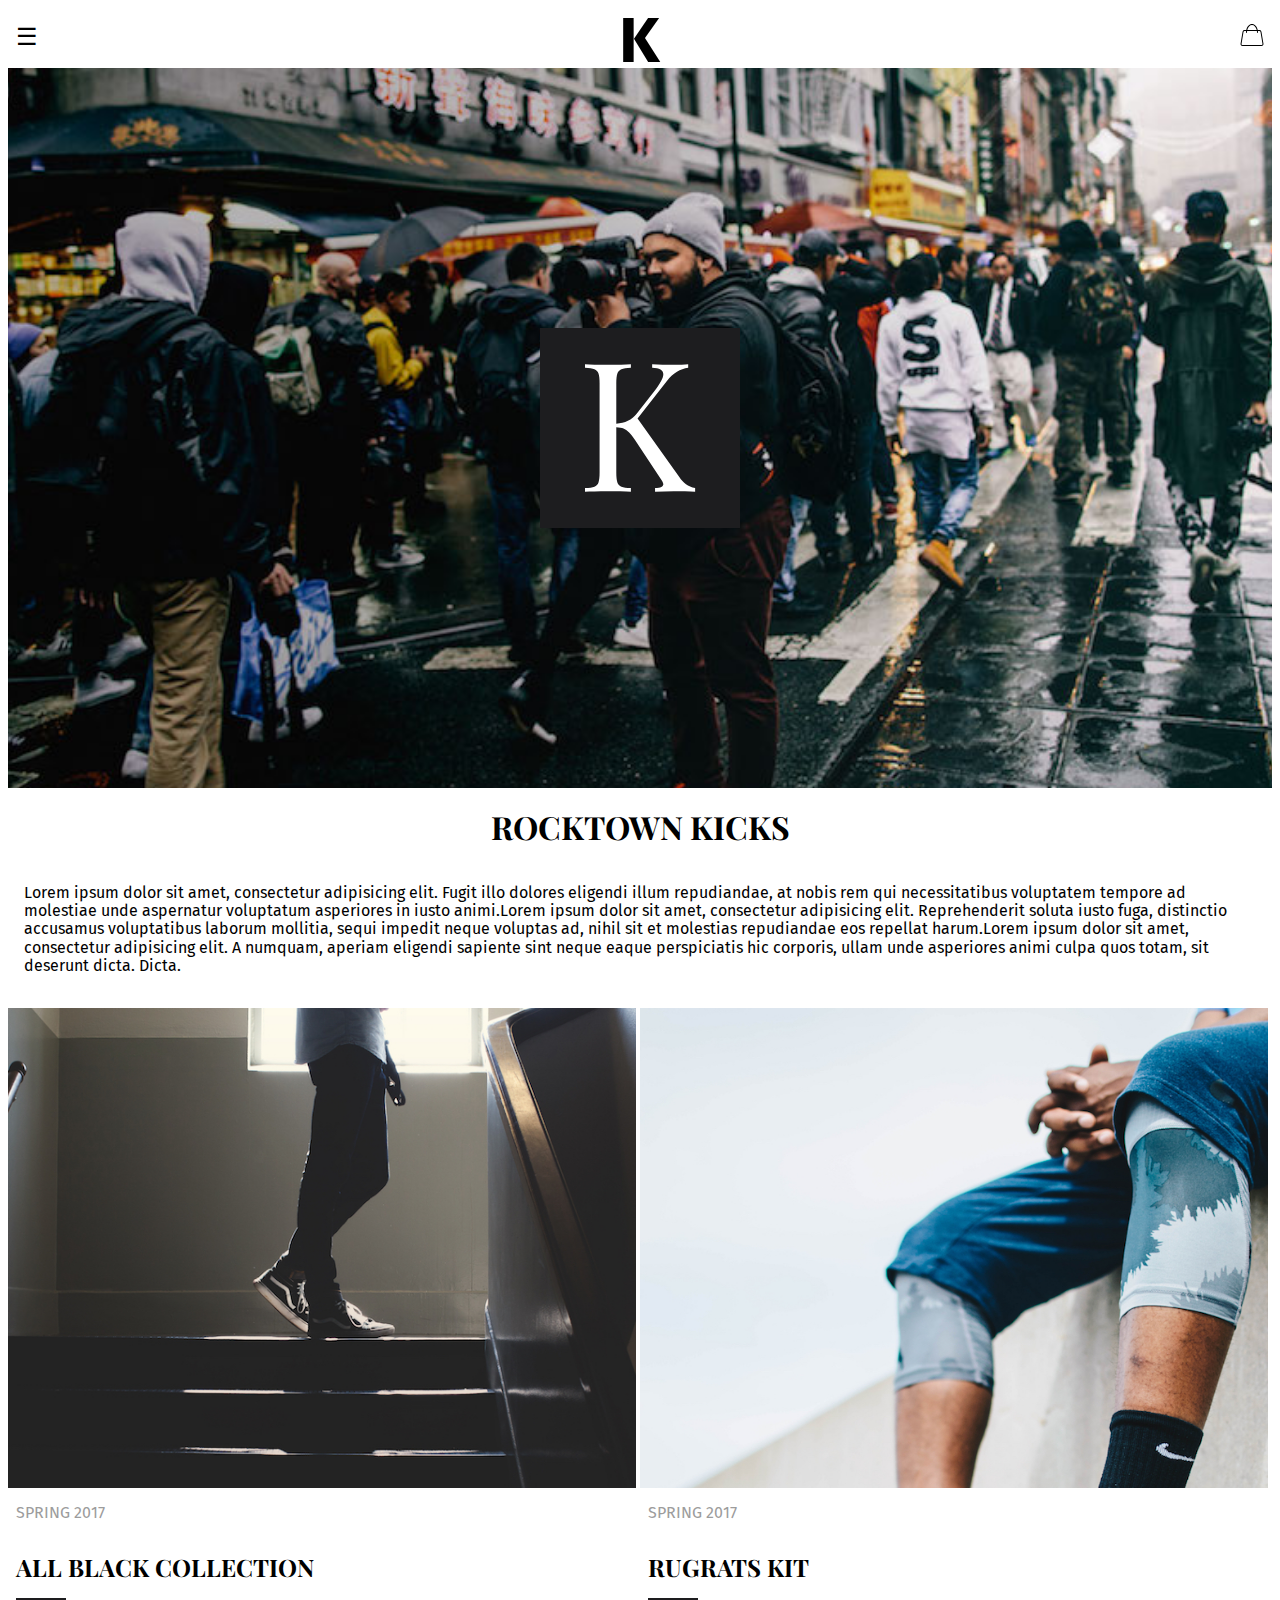
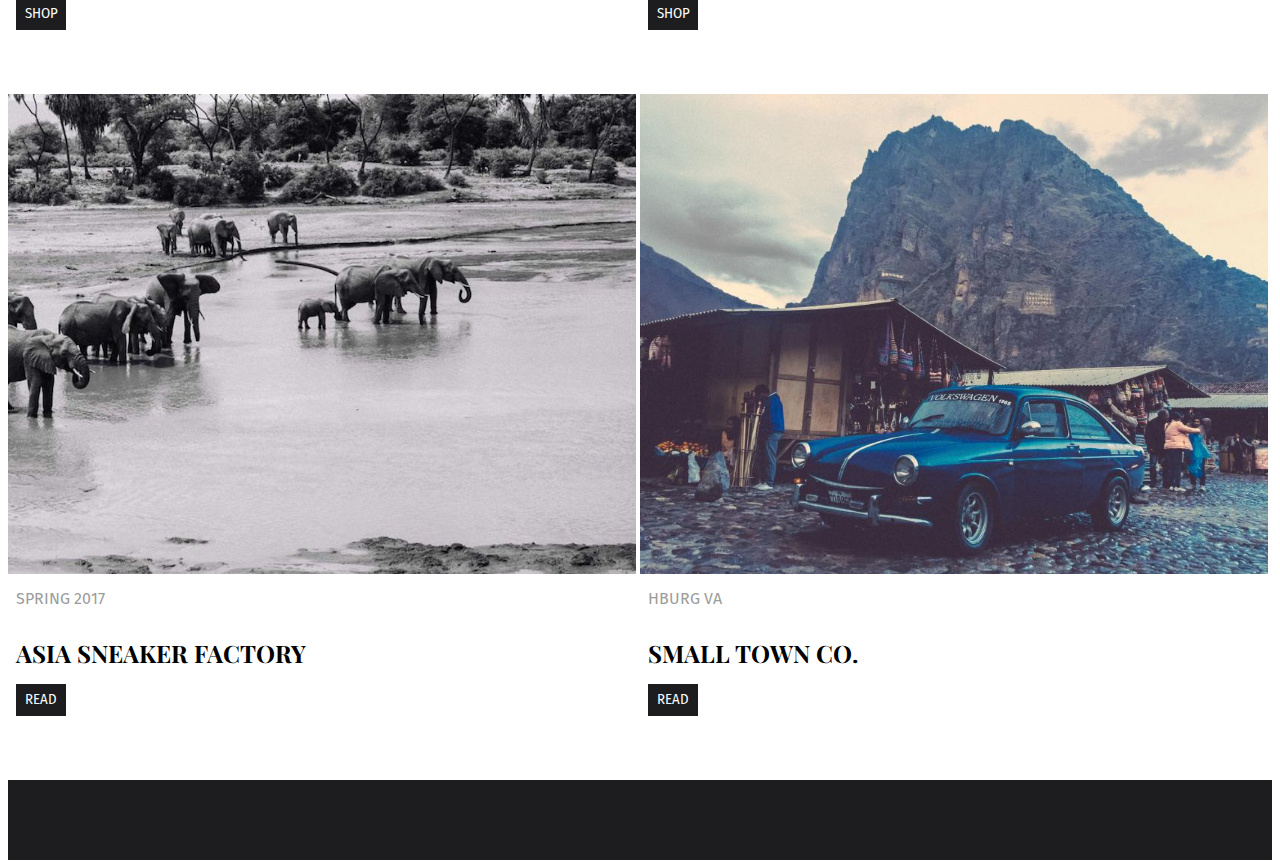
<file: index.html>
<!DOCTYPE html>
<html lang="en">
<head>
	<meta charset="UTF-8">
	<title>Rocktown Kicks</title>
	<link rel="stylesheet" href="css/vendor/normalize.css">
	<link rel="stylesheet" href="css/styles.css">


	<link rel="stylesheet" href="css/vendor/slick.css">
	<link rel="stylesheet" href="css/vendor/slick-theme.css">


	
	<!-- <script src="//unpkg.com/show-current-browser-url"></script> -->

	<script src="js/libs/jquery-3.2.1.min.js"></script>
	<script src="js/libs/angular.js"></script>
	<script src="js/libs/angular-ui-router.js"></script>

	<!--[if lt IE 9]>
	<script src="js/libs/html5shiv.js"></script>
<![endif]-->
	
	<style>
		.box{
			border: 5px solid red;
			display: block;
		}
		.show{
			display: hidden;
		}
	</style>


</head>
<body ng-app="myApp">

<!-- NAVIGATION -->
<div class="overlay"></div>
<aside id="side-menu" class="side-menu">
	<div>
		<h3>MENU</h3>
		<nav class="navigation">
			<ul>
				<li><a ui-sref="main">HOME</a></li>
				<li><a ui-sref="collection">COLLECTION</a></li>
				<li><a ui-sref="lookbook">LOOKBOOK</a></li>
				<li><a ui-sref="comingsoon">ABOUT</a></li>
				<li><a ui-sref="comingsoon">BLOG</a></li>
			</ul>
		</nav>
	</div>
	<footer></footer>
</aside>
<!-- NAVIGATION -->


<div class="container">

		<!-- NAVBAR -->
		<nav  cart>

			<ul class="nav-bar">
				<li class="ham">☰</li>
				<li><h1><a ui-sref="main">K</a></h1></li>
				<li id="bag"><img src="images/bag.svg" alt="Shopping bag" class="bag" ></li>
			</ul>
		</nav>	
		
		<!-- NAVBAR -->
		
<!-- 	USE TO TROUBLESHOOT
		<a ui-sref="main">Main</a>
		<a ui-sref="collection">Collection</a>
		<a ui-sref="product">Product</a>
		<a ui-sref="lookbook">Lookbook</a>
		<a ui-sref="checkout">Checkout</a>
		<a ui-sref="ordercomplete">ordercomplete</a> -->

		

		<!-- NG VIEW PAGE -->
		<div ui-view></div>
		<!-- NG VIEW PAGE -->

	<!-- FOOTER -->
	<footer></footer>

	<!-- FOOTER -->


</div>
<!-- CONTAINER -->

<script src="js/nav.js"></script>
<script src="js/app.module.js"></script>
<script src="js/app.config.js"></script>

<script src="js/products/product-list.module.js"></script>
<script src="js/products/product-list.component.js"></script>
<script src="js/products/product-list.directive.js"></script>

<script src="js/products/product-details.module.js"></script>
<script src="js/products/product-details.component.js"></script>
<script src="js/products/product-details.directive.js"></script>

<script src="js/cart/cart-details.module.js"></script>
<script src="js/cart/cart-details.component.js"></script>


</body>
</html>
</file>
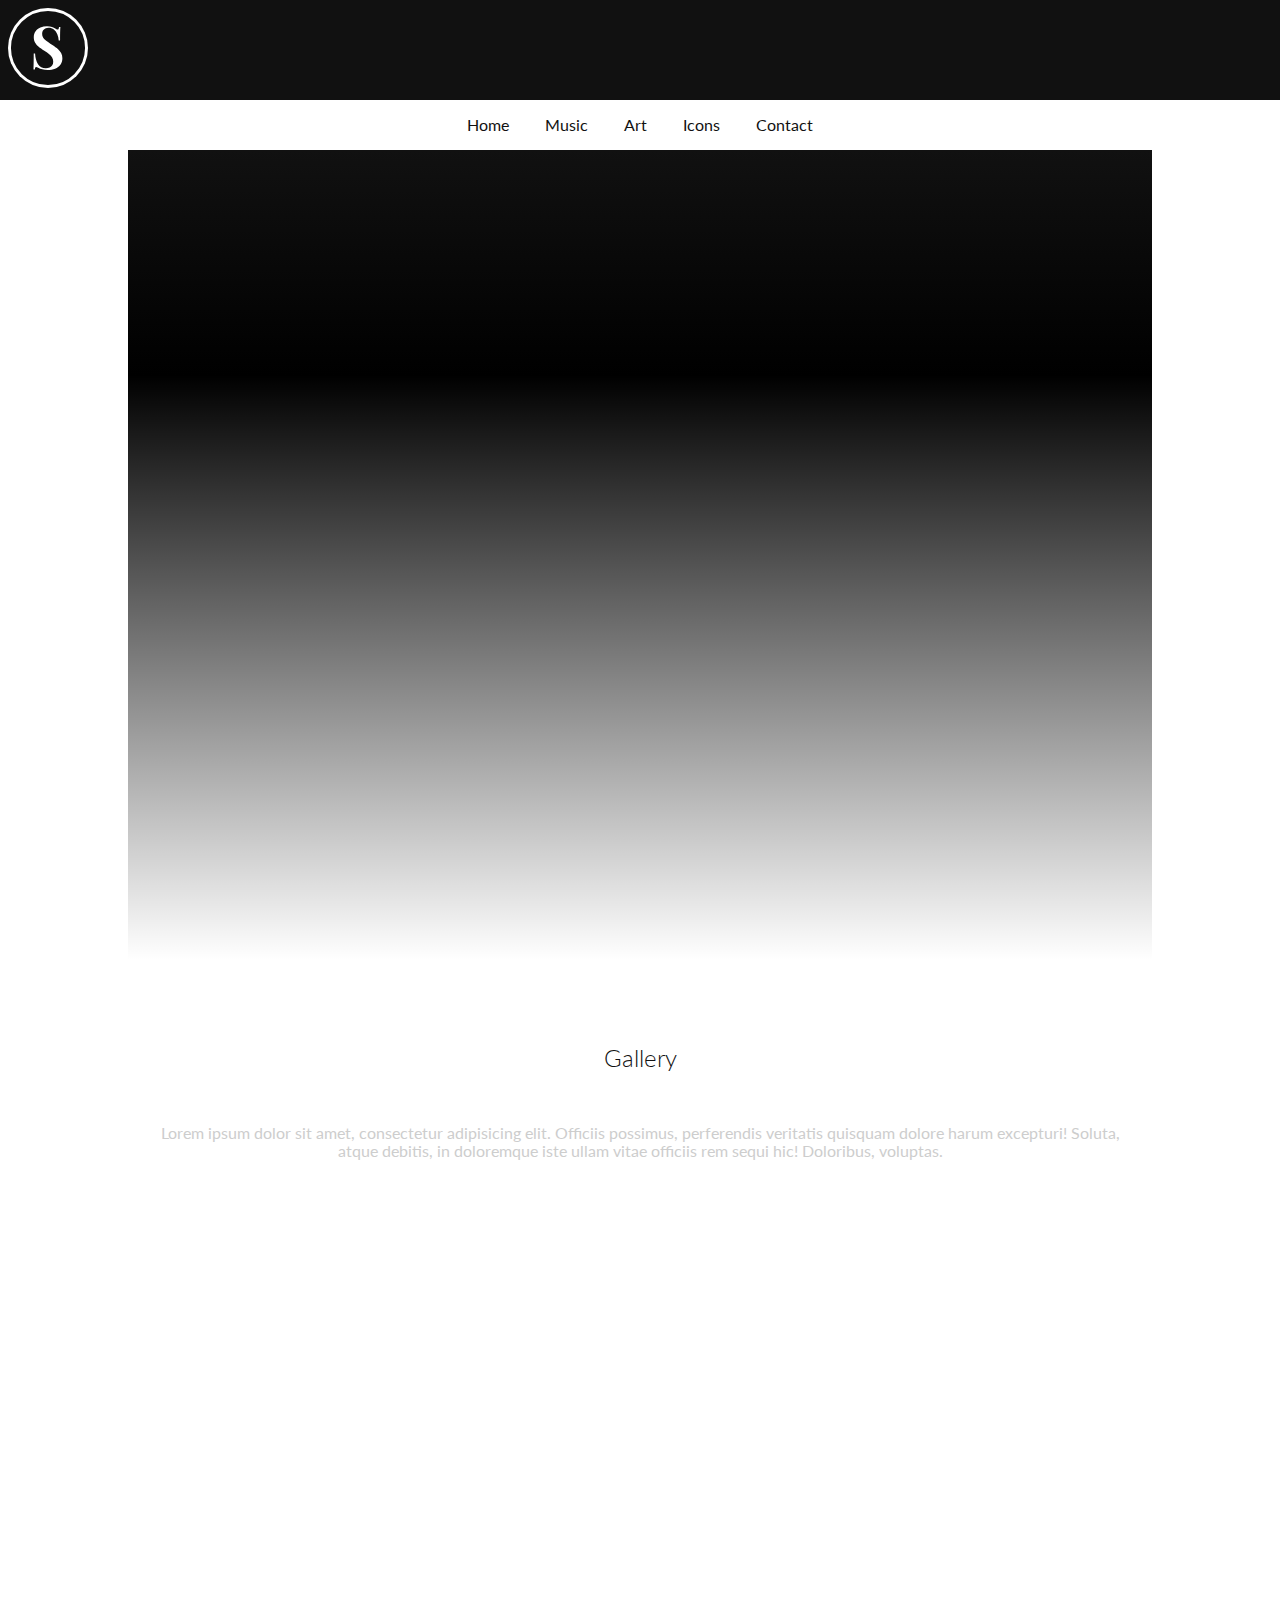
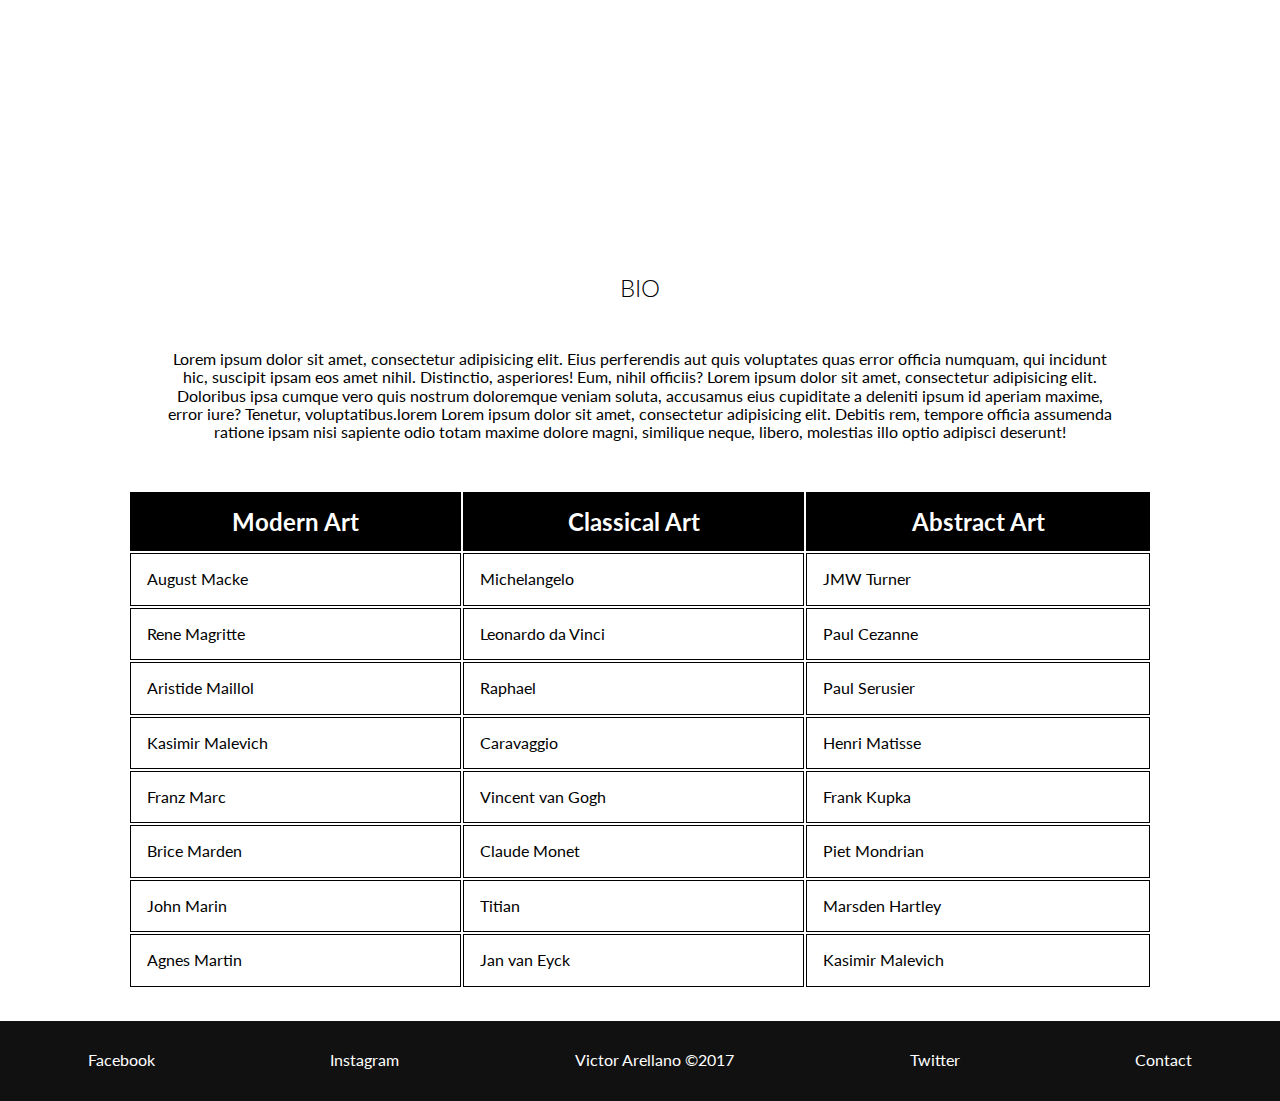
<file: Music-Project/art.html>
<!DOCTYPE html>
<html lang="en">

<head>
    <meta charset="UTF-8">
    <title>Art</title>
    <link rel="stylesheet" href="css/normalize.css">
    <link rel="stylesheet" href="css/styles.css">
    <script src="js/jquery-3.1.1.min.js"></script>
    <script src="js/script.js"></script>
</head>

<body>
    <!-- NAVIGATION -->
    <div class="hamburger">
        <div class="ham-logo">
            <a href="index.html">
                <img class="header-logo" src="images/logo_white.svg" alt="logo">
            </a>
        </div>
        <span class="ham">&#9776;</span>
    </div>
    <nav class="navbar">
        <ul class="main-nav hide-nav">
            <li><a href="index.html">Home</a></li>
            <li><a href="music.html">Music</a></li>
            <li><a href="art.html">Art</a></li>
            <li><a href="icons.html">Icons</a></li>
            <li><a href="contact.html">Contact</a></li>
        </ul>
    </nav>
    <!-- NAVIGATION -->
    <div class="container">
        <header class="header">
            <div class="clip-text art-header"><span>"</span>Painting is Poetry<span>"</span></div>
        </header>
        <section class="art">
        </section>
        <section class="gallery">
            <h2>Gallery</h2>
            <p>Lorem ipsum dolor sit amet, consectetur adipisicing elit. Officiis possimus, perferendis veritatis quisquam dolore harum excepturi! Soluta, atque debitis, in doloremque iste ullam vitae officiis rem sequi hic! Doloribus, voluptas.</p>
            <div class="row">
                <div class="col col-1">
                    <h1>MODERN</h1>
                </div>
                <div class="col col-2">
                    <h1>CLASSICAL</h1>
                </div>
                <div class="col col-3">
                    <h1>ABSTRACT</h1>
                </div>
                <div class="gallery-container"></div>
            </div>
        </section>
        <section class="bio">
            <h2>BIO</h2>
            <p>
                Lorem ipsum dolor sit amet, consectetur adipisicing elit. Eius perferendis aut quis voluptates quas error officia numquam, qui incidunt hic, suscipit ipsam eos amet nihil. Distinctio, asperiores! Eum, nihil officiis? Lorem ipsum dolor sit amet, consectetur adipisicing elit. Doloribus ipsa cumque vero quis nostrum doloremque veniam soluta, accusamus eius cupiditate a deleniti ipsum id aperiam maxime, error iure? Tenetur, voluptatibus.lorem Lorem ipsum dolor sit amet, consectetur adipisicing elit. Debitis rem, tempore officia assumenda ratione ipsam nisi sapiente odio totam maxime dolore magni, similique neque, libero, molestias illo optio adipisci deserunt!</p>
        </section>
        <section class="art-table">
            <table>
                <tr>
                    <th scope="col">Modern Art</th>
                    <th scope="col">Classical Art</th>
                    <th scope="col">Abstract Art</th>
                </tr>
                <tr>
                    <td>August Macke</td>
                    <td>Michelangelo</td>
                    <td>JMW Turner</td>
                </tr>
                <tr>
                    <td>Rene Magritte</td>
                    <td>Leonardo da Vinci</td>
                    <td>Paul Cezanne</td>
                </tr>
                <tr>
                    <td>Aristide Maillol</td>
                    <td>Raphael</td>
                    <td>Paul Serusier</td>
                </tr>
                <tr>
                    <td>Kasimir Malevich</td>
                    <td>Caravaggio</td>
                    <td>Henri Matisse</td>
                </tr>
                <tr>
                    <td>Franz Marc</td>
                    <td>Vincent van Gogh</td>
                    <td>Frank Kupka</td>
                </tr>
                <tr>
                    <td>Brice Marden</td>
                    <td>Claude Monet</td>
                    <td> Piet Mondrian</td>
                </tr>
                <tr>
                    <td>John Marin</td>
                    <td>Titian</td>
                    <td>Marsden Hartley</td>
                </tr>
                <tr>
                    <td>Agnes Martin</td>
                    <td>Jan van Eyck</td>
                    <td>Kasimir Malevich</td>
                </tr>
            </table>
        </section>
    </div>
    <footer>
        <ul>
            <li><a href="https://www.facebook.com/" target="_blank">Facebook</a></li>
            <li><a href="https://www.instagram.com/" target="_blank">Instagram</a></li>
            <li><a href="index.html">Victor Arellano &copy;2017</a></li>
            <li><a href="https://twitter.com/" target="_blank">Twitter</a></li>
            <li><a href="contact.html">Contact</a></li>
        </ul>
    </footer>
</body>

</html>
</file>
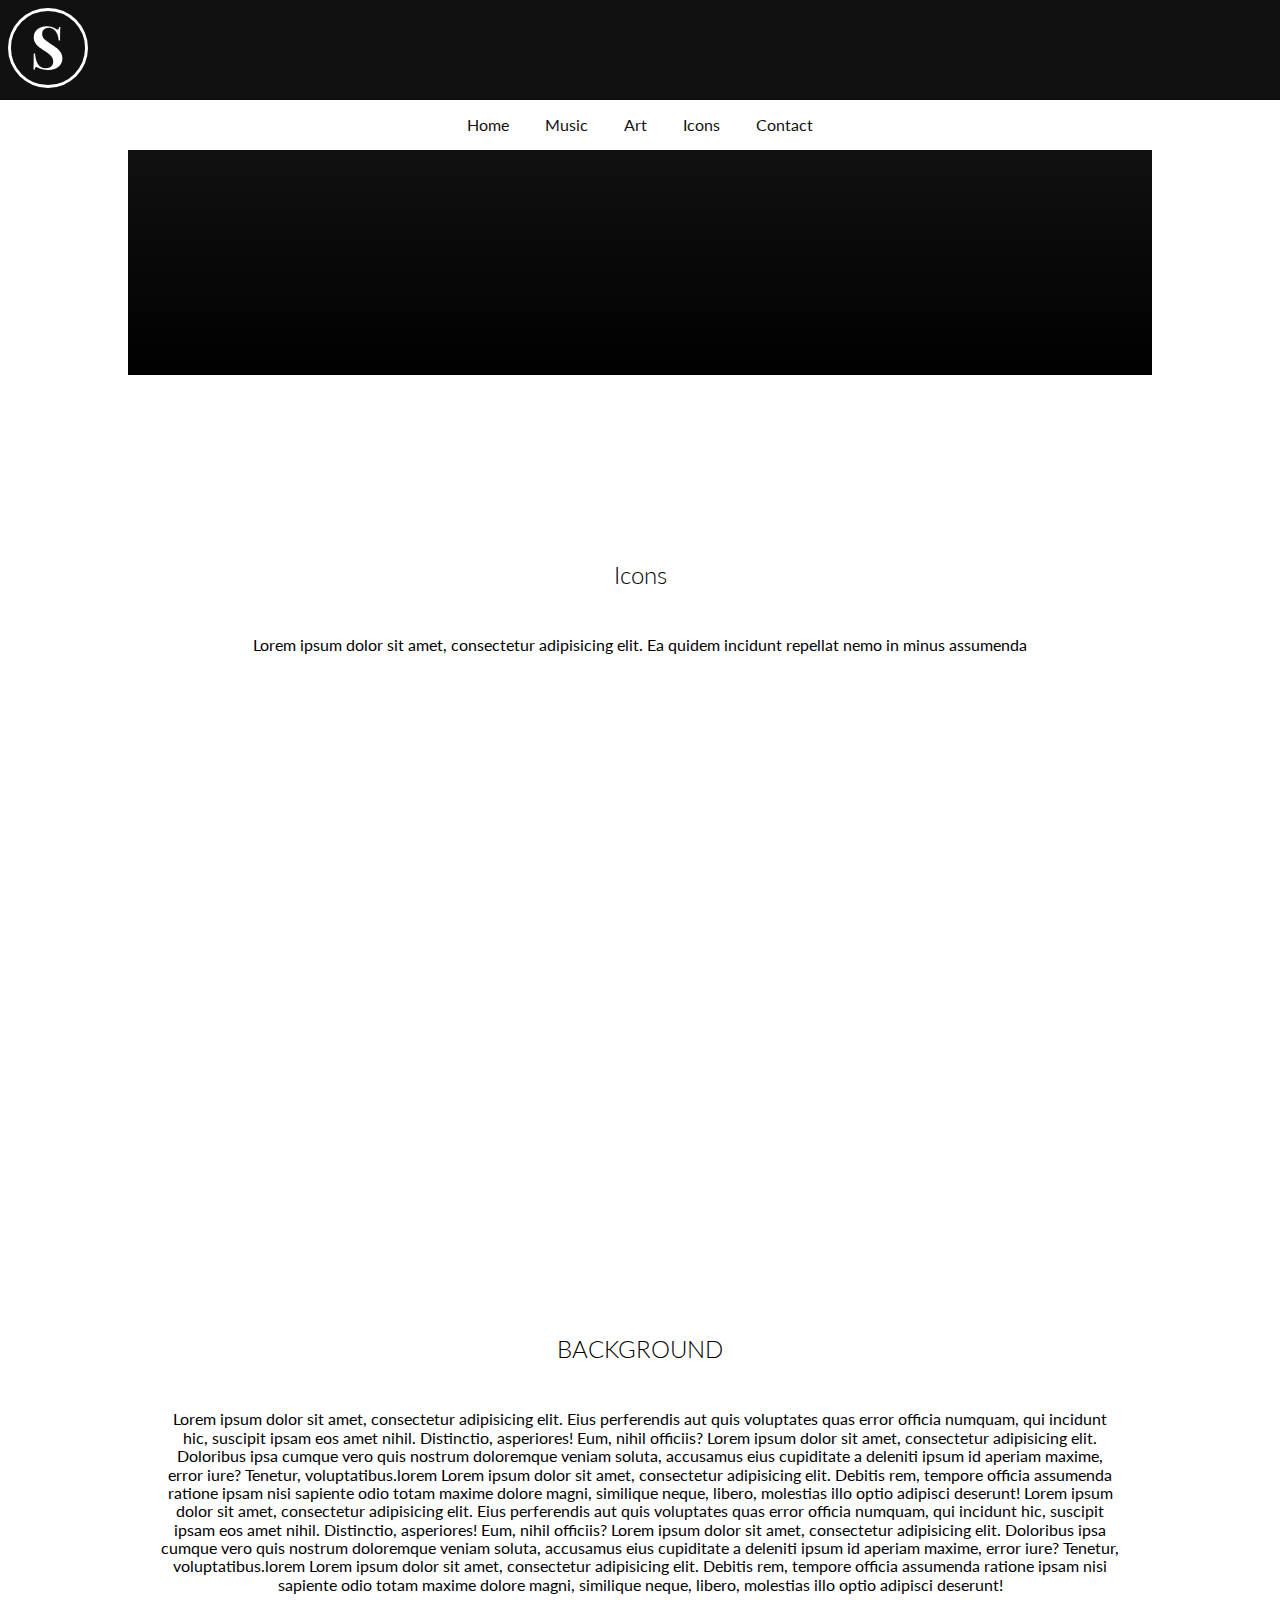
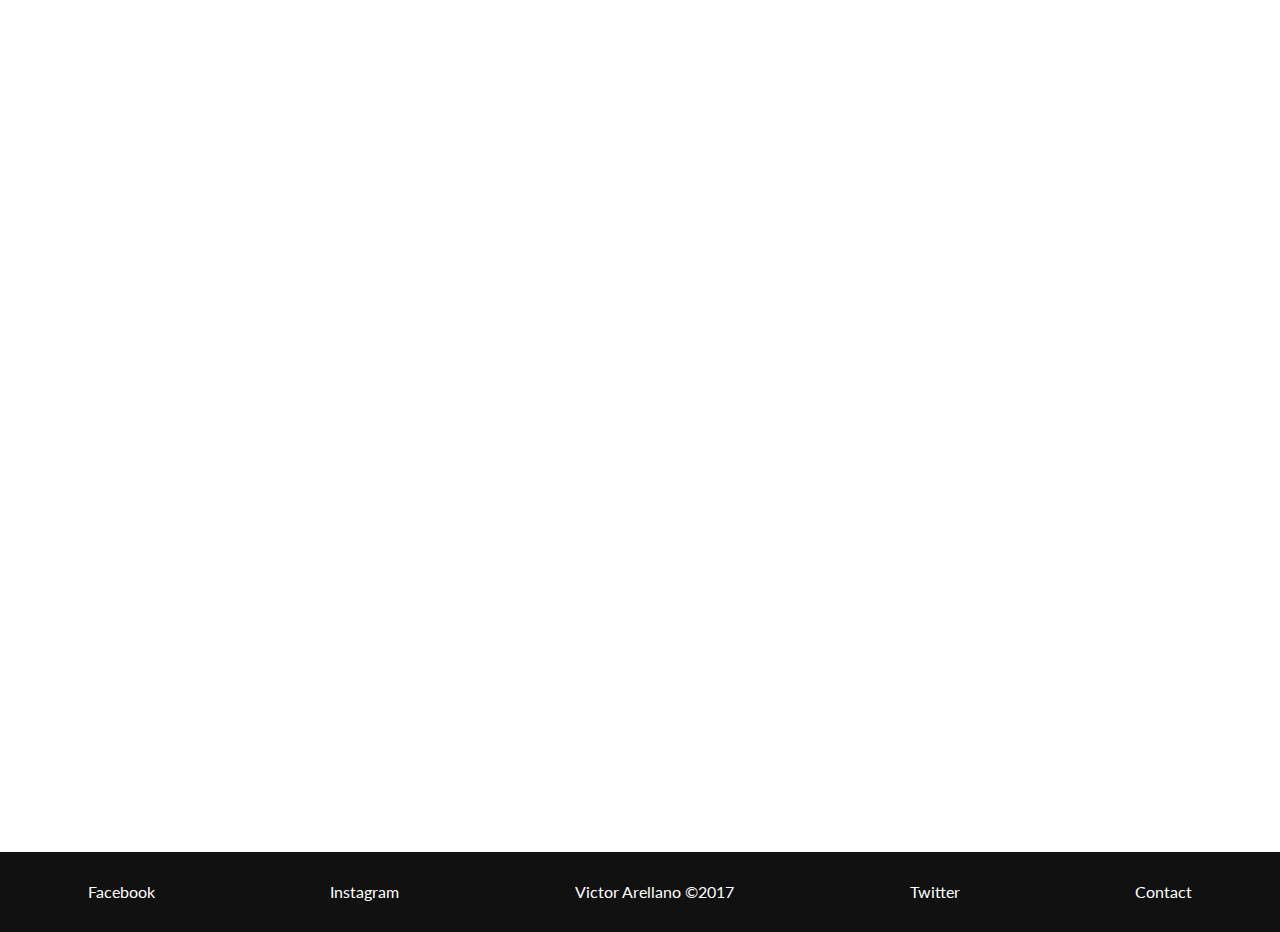
<file: Music-Project/icons.html>
<!DOCTYPE html>
<html lang="en">

<head>
    <meta charset="UTF-8">
    <title>Icons</title>
    <link rel="stylesheet" href="css/normalize.css">
    <link rel="stylesheet" href="css/styles.css">
    <script src="js/jquery-3.1.1.min.js"></script>
    <script src="js/script.js"></script>
</head>

<body>
    <!-- NAVIGATION -->
    <div class="hamburger">
        <div class="ham-logo">
            <a href="index.html">
                <img class="header-logo" src="images/logo_white.svg" alt="logo">
            </a>
        </div>
        <span class="ham">&#9776;</span>
    </div>
    <nav class="navbar">
        <ul class="main-nav hide-nav">
            <li><a href="index.html">Home</a></li>
            <li><a href="music.html">Music</a></li>
            <li><a href="art.html">Art</a></li>
            <li><a href="icons.html">Icons</a></li>
            <li><a href="contact.html">Contact</a></li>
        </ul>
    </nav>
    <!-- NAVIGATION -->
    <div class="container">
        <header class="header">
            <div class="clip-text icon-header">Icons</div>
        </header>
        <section class="video">
            <video src="http://mazwai.com/system/posts/videos/000/000/154/original/tallboy_media--tie_the_noose.mp4?1421887628" autoplay muted loop></video>
        </section>
        <div class="icon-grid">
            <h2>Icons</h2>
            <p>Lorem ipsum dolor sit amet, consectetur adipisicing elit. Ea quidem incidunt repellat nemo in minus assumenda </p>
            <div class="row">
                <div class="col col-1">
                    <div class="content">
                        <h2>Icon 1</h2>
                        <p>Lorem ipsum dolor sit amet, consectetur adipisicing elit. Nobis cumque commodi repellendus mollitia voluptas vel soluta, nostrum quae impedit quam asperiores, debitis eum eius libero dolor sit, blanditiis omnis explicabo!</p>
                        <!-- source: https://dribbble.com/mabu -->
                    </div>
                </div>
                <div class="col col-2">
                    <div class="content">
                        <h2>Icon 2</h2>
                        <p>Lorem ipsum dolor sit amet, consectetur adipisicing elit. Nobis cumque commodi repellendus mollitia voluptas vel soluta, nostrum quae impedit quam asperiores, debitis eum eius libero dolor sit, blanditiis omnis explicabo!</p>
                        <!-- source: https://dribbble.com/mabu -->
                    </div>
                </div>
                <div class="col col-3">
                    <div class="content">
                        <h2>Icon 3</h2>
                        <p>Lorem ipsum dolor sit amet, consectetur adipisicing elit. Nobis cumque commodi repellendus mollitia voluptas vel soluta, nostrum quae impedit quam asperiores, debitis eum eius libero dolor sit, blanditiis omnis explicabo!</p>
                        <!-- source: https://dribbble.com/mabu -->
                    </div>
                </div>
            </div>
            <div class="row">
                <div class="col col-4">
                    <div class="content">
                        <h2>Icon 4</h2>
                        <p>Lorem ipsum dolor sit amet, consectetur adipisicing elit. Nobis cumque commodi repellendus mollitia voluptas vel soluta, nostrum quae impedit quam asperiores, debitis eum eius libero dolor sit, blanditiis omnis explicabo!</p>
                        <!-- source: https://dribbble.com/STUDIOJQ-->
                    </div>
                </div>
                <div class="col col-5">
                    <div class="content">
                        <h2>Icon 5</h2>
                        <p>Lorem ipsum dolor sit amet, consectetur adipisicing elit. Nobis cumque commodi repellendus mollitia voluptas vel soluta, nostrum quae impedit quam asperiores, debitis eum eius libero dolor sit, blanditiis omnis explicabo!</p>
                        <!-- source: https://dribbble.com/STUDIOJQ-->
                    </div>
                </div>
                <div class="col col-6">
                    <div class="content">
                        <h2>Icon 6</h2>
                        <p>Lorem ipsum dolor sit amet, consectetur adipisicing elit. Nobis cumque commodi repellendus mollitia voluptas vel soluta, nostrum quae impedit quam asperiores, debitis eum eius libero dolor sit, blanditiis omnis explicabo!</p>
                        <!-- source: https://dribbble.com/STUDIOJQ-->
                    </div>
                </div>
            </div>
            <section class="background">
                <h2>BACKGROUND</h2>
                <p>
                    Lorem ipsum dolor sit amet, consectetur adipisicing elit. Eius perferendis aut quis voluptates quas error officia numquam, qui incidunt hic, suscipit ipsam eos amet nihil. Distinctio, asperiores! Eum, nihil officiis? Lorem ipsum dolor sit amet, consectetur adipisicing elit. Doloribus ipsa cumque vero quis nostrum doloremque veniam soluta, accusamus eius cupiditate a deleniti ipsum id aperiam maxime, error iure? Tenetur, voluptatibus.lorem Lorem ipsum dolor sit amet, consectetur adipisicing elit. Debitis rem, tempore officia assumenda ratione ipsam nisi sapiente odio totam maxime dolore magni, similique neque, libero, molestias illo optio adipisci deserunt! Lorem ipsum dolor sit amet, consectetur adipisicing elit. Eius perferendis aut quis voluptates quas error officia numquam, qui incidunt hic, suscipit ipsam eos amet nihil. Distinctio, asperiores! Eum, nihil officiis? Lorem ipsum dolor sit amet, consectetur adipisicing elit. Doloribus ipsa cumque vero quis nostrum doloremque veniam soluta, accusamus eius cupiditate a deleniti ipsum id aperiam maxime, error iure? Tenetur, voluptatibus.lorem Lorem ipsum dolor sit amet, consectetur adipisicing elit. Debitis rem, tempore officia assumenda ratione ipsam nisi sapiente odio totam maxime dolore magni, similique neque, libero, molestias illo optio adipisci deserunt!</p>
            </section>
            <section class="device">
                <div class="mobile"></div>
                <div class="desktop"></div>
            </section>
        </div>
    </div>
    <footer>
        <ul>
            <li><a href="https://www.facebook.com/" target="_blank">Facebook</a></li>
            <li><a href="https://www.instagram.com/" target="_blank">Instagram</a></li>
            <li><a href="index.html">Victor Arellano &copy;2017</a></li>
            <li><a href="https://twitter.com/" target="_blank">Twitter</a></li>
            <li><a href="contact.html">Contact</a></li>
        </ul>
    </footer>
</body>

</html>
</file>
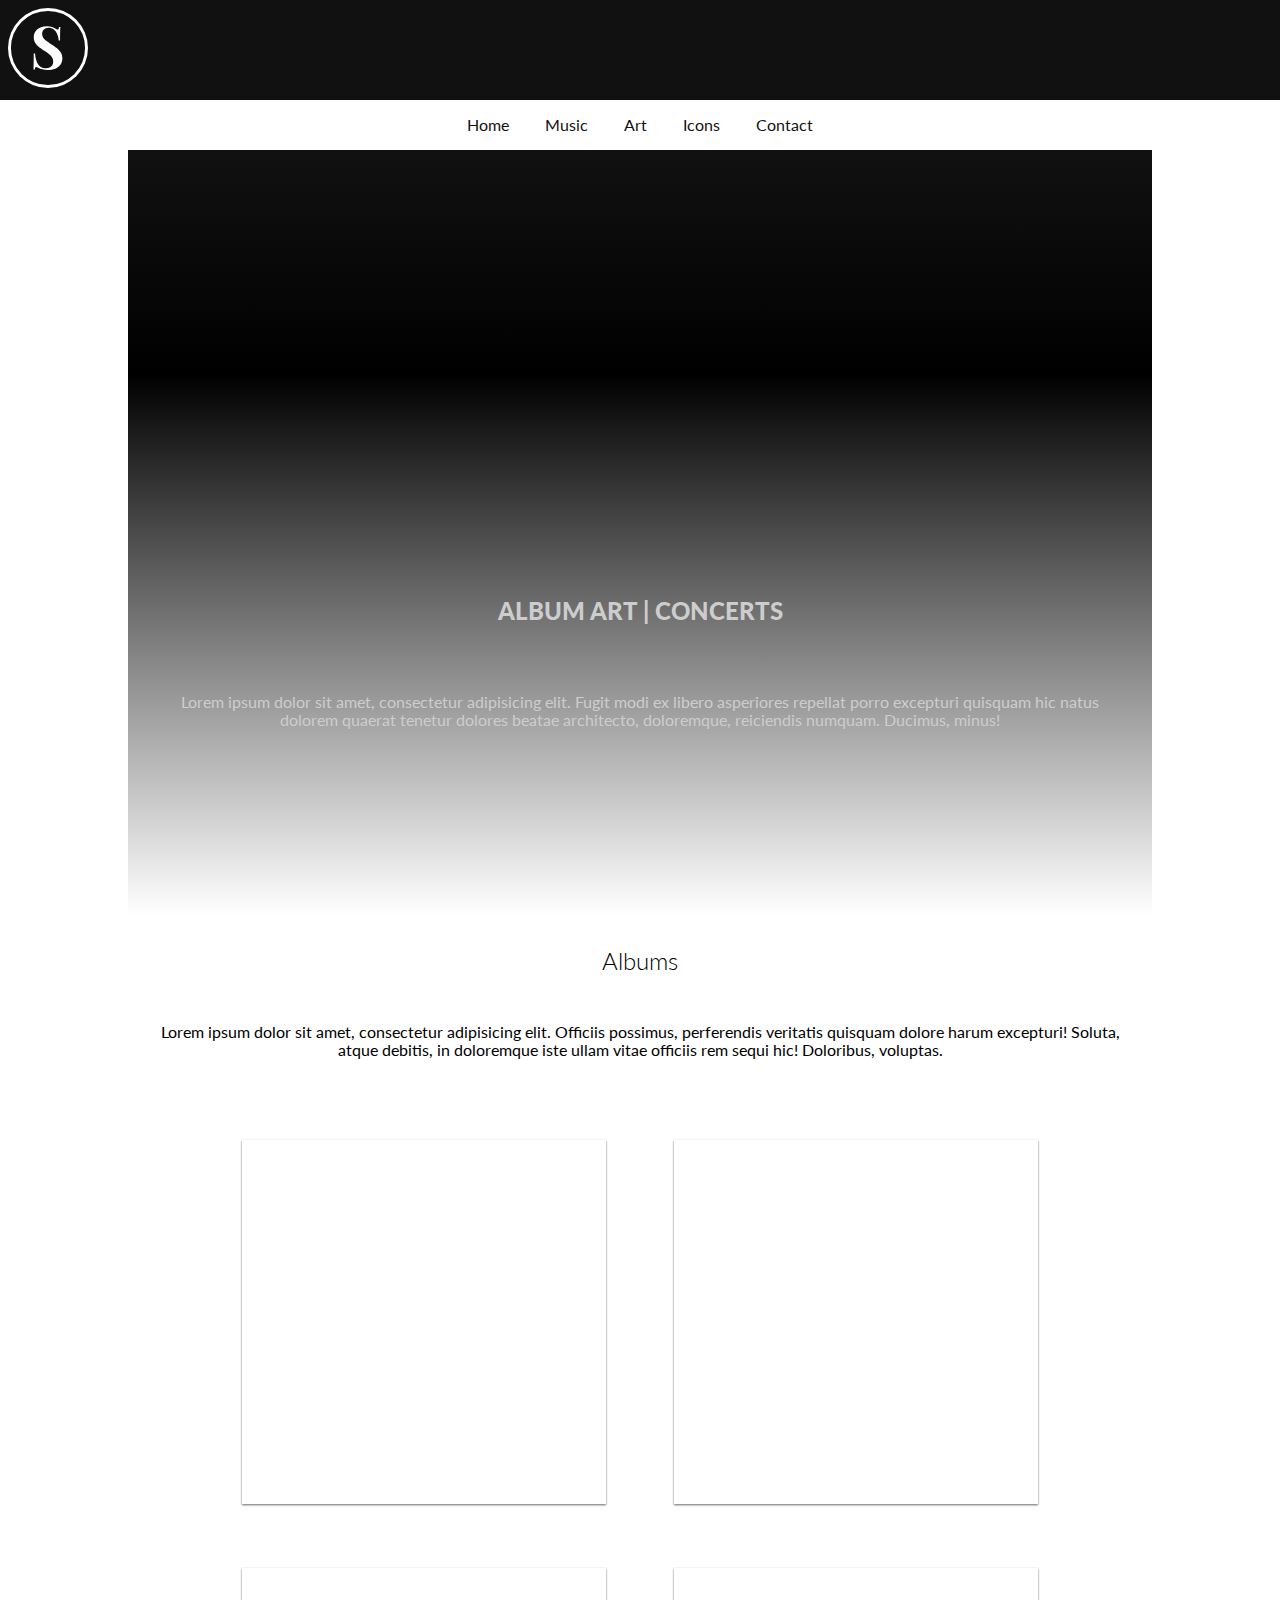
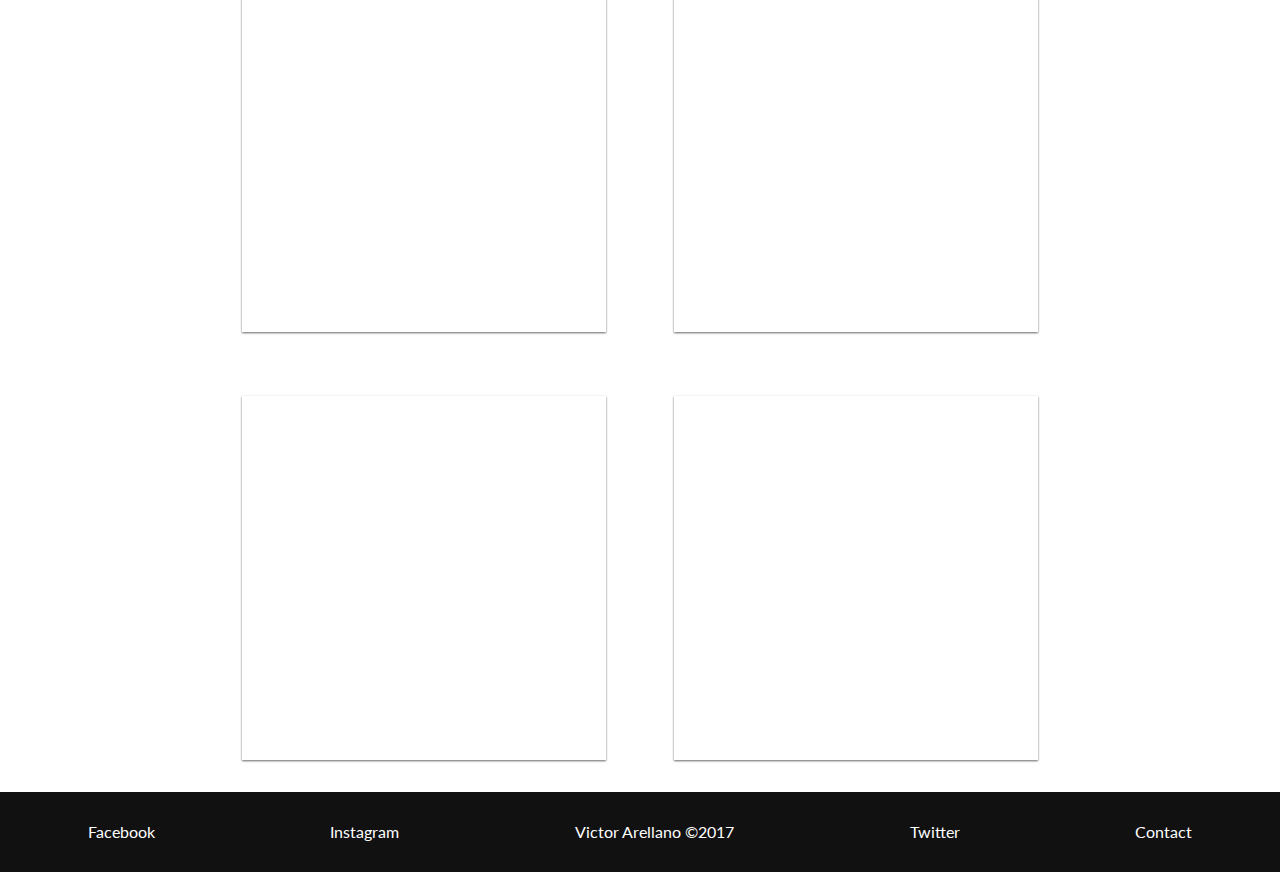
<file: Music-Project/music.html>
<!DOCTYPE html>
<html lang="en">
<head>
	<meta charset="UTF-8">
	<title>Muisc</title>
	<link rel="stylesheet" href="css/normalize.css">
	<link rel="stylesheet" href="css/styles.css">

	<script src="js/jquery-3.1.1.min.js"></script>
	<script src="js/script.js"></script>
</head>
<body>
<!-- NAVIGATION -->
	<div class="hamburger">

		<div class="ham-logo">
			<a href="index.html">
				<img class="header-logo" src="images/logo_white.svg" alt="logo">
			</a>
		</div>

		<span class="ham">&#9776;</span>
	</div>
	<nav class="navbar">
		<ul class="main-nav hide-nav">
			<li><a href="index.html">Home</a></li>
			<li><a href="music.html">Music</a></li>
			<li><a href="art.html">Art</a></li>
			<li><a href="icons.html">Icons</a></li>
			<li><a href="contact.html">Contact</a></li>
		</ul>
	</nav>
<!-- NAVIGATION -->


<div class="container">
	<header class="header">
		<div class="clip-text music-header">GROOVY</div>
	</header>

	<section class="concert">
		<h2>ALBUM ART | CONCERTS</h2>
		<p>Lorem ipsum dolor sit amet, consectetur adipisicing elit. Fugit modi ex libero asperiores repellat porro excepturi quisquam hic natus dolorem quaerat tenetur dolores beatae architecto, doloremque, reiciendis numquam. Ducimus, minus!</p>
	</section>

	<section class="albums">
		<h2>Albums</h2>
		<p>Lorem ipsum dolor sit amet, consectetur adipisicing elit. Officiis possimus, perferendis veritatis quisquam dolore harum excepturi! Soluta, atque debitis, in doloremque iste ullam vitae officiis rem sequi hic! Doloribus, voluptas.</p>
		<div class="row">
			<div class="col col-1">
				<div class="music-content">
					<iframe src="https://embed.spotify.com/?uri=spotify%3Atrack%3A1VCEWYRGhRp6yaCFt7GzA9" frameborder="0"
allowtransparency="true"></iframe>
				</div>

			</div>
			<div class="col col-2">
				<div class="music-content">
					<iframe src="https://embed.spotify.com/?uri=spotify%3Atrack%3A6jRjl8h3Lrznh9UKyAWPh5" frameborder="0" allowtransparency="true"></iframe>
				</div>
			</div>
			<div class="col col-3">
				<div class="music-content">
					<iframe src="https://embed.spotify.com/?uri=spotify%3Atrack%3A6QL8FAYTbw1IFGRQb6SWud" frameborder="0" allowtransparency="true"></iframe>
				</div>
			</div>
			<div class="col col-4">
				<div class="music-content">
					<iframe src="https://embed.spotify.com/?uri=spotify%3Atrack%3A0vtX8UMG38p7IXpP4lZJ2z" frameborder="0" allowtransparency="true"></iframe>
				</div>
			</div>
			<div class="col col-5">
				<div class="music-content">
					<iframe src="https://embed.spotify.com/?uri=spotify%3Atrack%3A1zi7xx7UVEFkmKfv06H8x0" frameborder="0" allowtransparency="true"></iframe>
				</div>
			</div>		
			<div class="col col-6">
				<div class="music-content">
					<iframe src="https://embed.spotify.com/?uri=spotify%3Atrack%3A4fbvXwMTXPWaFyaMWUm9CR" frameborder="0" allowtransparency="true"></iframe>
				</div>
			</div>				
		</div>
	</section>

</div>

	<footer>
		<ul>
			
			<li><a href="https://www.facebook.com/" target="_blank">Facebook</a></li>
			<li><a href="https://www.instagram.com/" target="_blank">Instagram</a></li>
			<li><a href="index.html">Victor Arellano &copy;2017</a></li>
			<li><a href="https://twitter.com/" target="_blank">Twitter</a></li>
			<li><a href="contact.html">Contact</a></li>
		</ul>
		
	</footer>
	
</body>
</html>
</file>
<file: css/styles.css>
/*960 Grid - 940px internal, 20px gutters*/
@import url("https://fonts.googleapis.com/css?family=Fira+Sans:300,400,500|Playfair+Display:400,700");
* {
  box-sizing: border-box; }

.row {
  width: auto;
  max-width: 1440px; }

.row:after {
  content: " ";
  display: table;
  clear: both; }

.col-1 {
  float: left;
  width: 6.382978723%; }

.col-2 {
  float: left;
  width: 14.89361702%; }

.col-3 {
  float: left;
  width: 23.40425532%; }

.col-4 {
  float: left;
  width: 31.91489362%; }

.col-5 {
  float: left;
  width: 40.42553191%; }

.col-6 {
  float: left;
  width: 48.93617021%; }

.col-7 {
  float: left;
  width: 57.44680851%; }

.col-8 {
  float: left;
  width: 65.95744681%; }

.col-9 {
  float: left;
  width: 74.46808511%; }

.col-10 {
  float: left;
  width: 82.9787234%; }

.col-11 {
  float: left;
  width: 91.4893617%; }

.col-12 {
  float: left;
  width: 100%; }

h1, h2, h3 {
  font-family: "Playfair Display", serif; }

p, a, li {
  font-family: "Fira Sans", sans-serif; }

body {
  background: #fff; }

.container {
  width: 100%;
  height: 100%;
  max-width: 1440px;
  background: #fff;
  margin: 0 auto;
  padding: 0; }

.nav-bar, .nav-bar li, .side-menu div .navigation ul, .overlay, #home-page .collection p, #home-page .collection h2, #home-page .lookbook p, #home-page .lookbook h2, #home-page .about p, #home-page .about h2, #home-page .blog p, #home-page .blog h2, #collection-page .products .sneakers, #collection-page .products .sneakers p, #collection-page .products .sneakers h2, #product-page .product-main-section .product-details {
  margin: 0;
  padding: 0; }

.nav-bar {
  display: flex;
  justify-content: space-between;
  align-items: center;
  list-style: none;
  font-size: 1.5rem;
  width: 100%;
  height: 60px;
  padding: 0px 8px; }
  .nav-bar li .bag {
    height: 1.5rem; }
  .nav-bar li h1 {
    font-size: 4rem;
    font-family: "Playfair Display", serif; }
    .nav-bar li h1 a {
      text-decoration: none;
      color: #000; }

.side-menu {
  display: block;
  position: fixed;
  width: 281px;
  height: auto;
  background: #1D1D1F;
  left: 0;
  top: 0;
  bottom: 0;
  overflow: hidden;
  transform: translate3d(-281px, 0, 0);
  transition: all 0.5s cubic-bezier(0.645, 0.045, 0.355, 1);
  z-index: 999; }
  .side-menu div {
    position: absolute;
    height: 372px;
    top: 30%;
    display: block;
    margin-left: 3rem; }
    .side-menu div h3 {
      color: #fff; }
    .side-menu div .navigation ul {
      list-style: none; }
      .side-menu div .navigation ul a {
        color: #9c9c9c;
        text-decoration: none;
        line-height: 2rem; }
        .side-menu div .navigation ul a:hover, .side-menu div .navigation ul a:focus {
          color: #fff; }
  .side-menu footer {
    display: block;
    position: absolute;
    bottom: 0;
    width: 100%;
    height: 52px;
    border-top: 1px solid #9c9c9c; }

.overlay {
  display: block;
  position: fixed;
  width: 100%;
  height: 100%;
  top: 0;
  background: rgba(29, 29, 31, 0.6);
  opacity: 0;
  visibility: hidden;
  transition: all 0.5s cubic-bezier(0.645, 0.045, 0.355, 1);
  z-index: 999; }

.open-menu {
  transition: all 0.5s cubic-bezier(0.645, 0.045, 0.355, 1);
  transform: translate3d(0, 0, 0); }

.open-menu {
  visibility: visible;
  opacity: 1;
  transition: all 0.5s cubic-bezier(0.645, 0.045, 0.355, 1); }

#home-page {
  position: relative;
  width: 100%;
  height: 100%;
  margin: 0 auto; }
  #home-page header {
    display: flex;
    justify-content: center;
    align-items: center;
    background: url("../images/home-hero.jpg") 40% center no-repeat;
    background-size: cover;
    background-attachment: fixed;
    height: 80vh;
    width: 100%; }
    #home-page header .logo {
      height: 200px;
      width: 200px;
      background: #000 url("../images/logo.svg") center center no-repeat;
      background-size: contain; }
  #home-page h1 {
    text-align: center; }
  #home-page p {
    padding: 1rem; }
  #home-page .collection, #home-page .lookbook, #home-page .about, #home-page .blog {
    display: block;
    width: 100%;
    height: 100%;
    margin-bottom: 2rem; }
    #home-page .collection .img, #home-page .lookbook .img, #home-page .about .img, #home-page .blog .img {
      height: 480px;
      background-size: cover; }
    #home-page .collection p, #home-page .collection h2, #home-page .lookbook p, #home-page .lookbook h2, #home-page .about p, #home-page .about h2, #home-page .blog p, #home-page .blog h2 {
      padding: 1rem .5rem; }
    #home-page .collection p, #home-page .lookbook p, #home-page .about p, #home-page .blog p {
      color: #9c9c9c; }
    #home-page .collection .shop, #home-page .collection .read, #home-page .lookbook .shop, #home-page .lookbook .read, #home-page .about .shop, #home-page .about .read, #home-page .blog .shop, #home-page .blog .read {
      background: #1D1D1F;
      color: #fff;
      border: none;
      height: 32px;
      width: 50px;
      margin-left: .5rem;
      margin-bottom: 2rem;
      transition: all 0.5s cubic-bezier(0.645, 0.045, 0.355, 1); }
      #home-page .collection .shop a, #home-page .collection .read a, #home-page .lookbook .shop a, #home-page .lookbook .read a, #home-page .about .shop a, #home-page .about .read a, #home-page .blog .shop a, #home-page .blog .read a {
        text-decoration: none;
        color: #fff; }
      #home-page .collection .shop:hover, #home-page .collection .shop:focus, #home-page .collection .read:hover, #home-page .collection .read:focus, #home-page .lookbook .shop:hover, #home-page .lookbook .shop:focus, #home-page .lookbook .read:hover, #home-page .lookbook .read:focus, #home-page .about .shop:hover, #home-page .about .shop:focus, #home-page .about .read:hover, #home-page .about .read:focus, #home-page .blog .shop:hover, #home-page .blog .shop:focus, #home-page .blog .read:hover, #home-page .blog .read:focus {
        transition: all 0.5s cubic-bezier(0.645, 0.045, 0.355, 1);
        background: #fff;
        border: 2px solid #1D1D1F; }
        #home-page .collection .shop:hover a, #home-page .collection .shop:focus a, #home-page .collection .read:hover a, #home-page .collection .read:focus a, #home-page .lookbook .shop:hover a, #home-page .lookbook .shop:focus a, #home-page .lookbook .read:hover a, #home-page .lookbook .read:focus a, #home-page .about .shop:hover a, #home-page .about .shop:focus a, #home-page .about .read:hover a, #home-page .about .read:focus a, #home-page .blog .shop:hover a, #home-page .blog .shop:focus a, #home-page .blog .read:hover a, #home-page .blog .read:focus a {
          color: #1D1D1F; }

.collection .img {
  background: url("../images/blackcollection.jpg") center center no-repeat; }

.lookbook .img {
  background: url("../images/lookbook.jpg") top center no-repeat; }

.blog .img {
  background: url("../images/blog.jpg") top center no-repeat; }

.about .img {
  background: url("../images/smalltown.jpg") top center no-repeat; }

@media screen and (min-width: 768px) {
  #home-page .collection, #home-page .lookbook, #home-page .about, #home-page .blog {
    display: inline-block;
    width: 49.7%; } }

#collection-page {
  position: relative;
  width: 100%;
  height: 100%;
  margin: 0 auto; }
  #collection-page header {
    display: flex;
    justify-content: center;
    align-items: center;
    background: url("../images/collection-hero.jpg") center top no-repeat;
    background-size: cover;
    background-attachment: fixed;
    height: 80vh;
    width: 100%; }
    #collection-page header .logo {
      height: 150px;
      width: 150px;
      background: #000 url("../images/logo.svg") center center no-repeat;
      background-size: contain; }
  #collection-page h1 {
    text-align: center; }
  #collection-page p {
    padding: 1rem; }
  #collection-page .product-hero {
    height: auto; }
  #collection-page .filter {
    display: inline-block;
    width: 100%;
    color: #fff;
    background: #000;
    padding-bottom: 2rem; }
    #collection-page .filter input {
      margin: 0 auto;
      display: block;
      width: 100%;
      text-align: center;
      border: 1px solid #d5d5d6;
      padding: 7px 14px; }
    #collection-page .filter h2 {
      padding-top: 1rem;
      width: 100%;
      text-align: center; }
    #collection-page .filter .filter-container {
      display: flex;
      width: 100%;
      background: #fff;
      color: #000; }
      #collection-page .filter .filter-container .brand-filter,
      #collection-page .filter .filter-container .price-filter,
      #collection-page .filter .filter-container .color-filter {
        width: 33%;
        padding: 1rem; }
        #collection-page .filter .filter-container .brand-filter input,
        #collection-page .filter .filter-container .price-filter input,
        #collection-page .filter .filter-container .color-filter input {
          border: 1px solid #d5d5d6;
          padding: 7px 14px; }
  #collection-page .products {
    positon: relative;
    display: flex;
    flex-wrap: wrap;
    justify-content: center;
    width: 100%;
    height: 100%;
    background: #fff;
    transition: all 0.5s cubic-bezier(0.645, 0.045, 0.355, 1);
    margin-bottom: 1rem; }
    #collection-page .products .sneakers {
      height: auto;
      width: 320px;
      margin: 1rem;
      vertical-align: bottom; }
      #collection-page .products .sneakers .img-container {
        position: relative;
        display: block;
        overflow: hidden;
        width: 100%;
        height: auto;
        cursor: pointer; }
        #collection-page .products .sneakers .img-container:after {
          position: absolute;
          content: " ";
          top: 0;
          left: 0;
          right: 0;
          bottom: 0;
          background: #000;
          width: 100%;
          height: 100%;
          opacity: 0;
          transition: all 0.5s cubic-bezier(0.645, 0.045, 0.355, 1);
          cursor: pointer; }
        #collection-page .products .sneakers .img-container .show {
          position: absolute;
          top: 50%;
          left: 50%;
          transform: translate3d(-50%, -50%, 0);
          background: #fff;
          padding: .5rem;
          opacity: 0;
          cursor: pointer; }
        #collection-page .products .sneakers .img-container:hover:after, #collection-page .products .sneakers .img-container:focus:after {
          opacity: 0.5;
          transition: all 0.5s cubic-bezier(0.645, 0.045, 0.355, 1); }
        #collection-page .products .sneakers .img-container:hover .show, #collection-page .products .sneakers .img-container:focus .show {
          opacity: 1;
          z-index: 1; }
        #collection-page .products .sneakers .img-container img {
          width: 100%;
          height: 250px;
          transition: all 0.5s cubic-bezier(0.645, 0.045, 0.355, 1); }
          #collection-page .products .sneakers .img-container img:hover {
            transition: all 0.5s cubic-bezier(0.645, 0.045, 0.355, 1);
            transform: scale(1.2); }
      #collection-page .products .sneakers p, #collection-page .products .sneakers h2 {
        padding: 1rem .5rem; }
      #collection-page .products .sneakers p {
        color: #9c9c9c; }
      #collection-page .products .sneakers .shop {
        background: #1D1D1F;
        color: #fff;
        border: none;
        height: 32px;
        width: 50px;
        margin-left: .5rem;
        margin-bottom: 2rem;
        transition: all 0.5s cubic-bezier(0.645, 0.045, 0.355, 1); }
        #collection-page .products .sneakers .shop a {
          text-decoration: none;
          color: #fff; }
        #collection-page .products .sneakers .shop:hover, #collection-page .products .sneakers .shop:focus {
          transition: all 0.5s cubic-bezier(0.645, 0.045, 0.355, 1);
          background: #fff;
          border: 2px solid #1D1D1F; }
          #collection-page .products .sneakers .shop:hover a, #collection-page .products .sneakers .shop:focus a {
            color: #1D1D1F; }

.image {
  display: none;
  height: 70vh;
  width: 100%;
  transition: all 0.5s cubic-bezier(0.645, 0.045, 0.355, 1); }

.image.visible {
  display: block; }

#lookbook-page {
  margin: 0 auto;
  height: 100%;
  width: 100%; }
  #lookbook-page .lookbook-header {
    position: relative;
    width: 100%;
    height: 80vh;
    overflow: hidden; }
    #lookbook-page .lookbook-header video {
      position: absolute;
      top: 0;
      left: 0;
      right: 0;
      bottom: 0;
      height: 100%;
      width: 100%; }
  #lookbook-page h1 {
    margin: 2rem;
    text-align: center; }
  #lookbook-page p {
    margin: 0 auto;
    padding: 2rem; }
  #lookbook-page .lookbook-grid {
    position: relative;
    display: flex;
    justify-content: center;
    flex-wrap: wrap; }
    #lookbook-page .lookbook-grid .left-grid {
      display: inline-block;
      height: 100vh;
      width: 100%; }
      #lookbook-page .lookbook-grid .left-grid .left-images {
        position: relative;
        width: 100%;
        height: 50%;
        overflow: hidden; }
        #lookbook-page .lookbook-grid .left-grid .left-images img {
          position: absolute;
          width: 100%;
          bottom: 0;
          vertical-align: bottom; }
    #lookbook-page .lookbook-grid .right-grid {
      display: inline-block;
      height: 100vh;
      width: 100%; }
      #lookbook-page .lookbook-grid .right-grid .right-images {
        position: relative;
        width: 100%;
        height: 33.3%;
        overflow: hidden; }
        #lookbook-page .lookbook-grid .right-grid .right-images img {
          position: absolute;
          width: 100%;
          bottom: 0; }

@media screen and (min-width: 768px) {
  #lookbook-page .lookbook-grid .left-grid,
  #lookbook-page .lookbook-grid .right-grid {
    width: 720px; } }

#product-page {
  position: relative;
  height: 100%;
  overflow: hidden; }
  #product-page .product-main-section {
    position: relative;
    width: 100%;
    height: 100%; }
    #product-page .product-main-section .product-image-container {
      width: 100%;
      height: 50vh;
      overflow: scroll; }
      #product-page .product-main-section .product-image-container img {
        width: 100%;
        height: auto;
        background: #000; }
    #product-page .product-main-section .product-details {
      height: 30%;
      padding: 1rem; }
      #product-page .product-main-section .product-details p {
        color: #9c9c9c; }
  #product-page .product-image-section {
    margin: 2rem 0;
    position: relative;
    width: 100%;
    height: auto;
    background: #fff; }
    #product-page .product-image-section .product-image-grid {
      display: flex;
      justify-content: center;
      flex-wrap: wrap;
      width: 100%;
      height: 100%; }
      #product-page .product-image-section .product-image-grid img {
        margin: 2rem .5rem;
        width: 460px;
        height: 480px;
        background: #1D1D1F; }
  #product-page .product-information {
    width: 100%; }
    #product-page .product-information h1 {
      width: 100%;
      text-align: center; }
    #product-page .product-information p {
      padding: 2rem; }
  #product-page #purchase-bar {
    position: fixed;
    bottom: 0;
    left: 0;
    right: 0;
    width: 100%;
    background: #fff;
    height: 60px;
    z-index: 10; }
    #product-page #purchase-bar .purchase-container {
      position: relative;
      width: 100%;
      height: 100%;
      background: #fff;
      display: flex;
      justify-content: center; }
      #product-page #purchase-bar .purchase-container .shoe-size, #product-page #purchase-bar .purchase-container .add-to-cart {
        display: flex;
        align-items: center;
        max-width: 720px;
        width: 50%;
        background: #fff; }
        #product-page #purchase-bar .purchase-container .shoe-size a, #product-page #purchase-bar .purchase-container .add-to-cart a {
          text-decoration: none;
          width: 100%;
          text-align: center;
          color: #9c9c9c; }
      #product-page #purchase-bar .purchase-container .add-to-cart {
        background: #000; }
        #product-page #purchase-bar .purchase-container .add-to-cart a {
          color: #9c9c9c; }

@media screen and (min-width: 768px) {
  #product-page .product-main-section {
    display: flex;
    height: 100%; }
    #product-page .product-main-section .product-image-container {
      width: 70%;
      height: 100vh; }
    #product-page .product-main-section .product-details {
      width: 30%;
      height: 100%; } }

#checkout-page {
  position: relative;
  height: 100%;
  width: 100%;
  background: #fff;
  color: #000; }
  #checkout-page .checkout-banner {
    width: 100%;
    height: 50vh;
    background: #000 url("../images/checkout-banner.jpg") center center no-repeat;
    background-size: cover; }
  #checkout-page .product-overview {
    margin: 0 auto; }
    #checkout-page .product-overview h2 {
      text-align: center; }
    #checkout-page .product-overview .overview-container {
      padding: 1rem;
      display: flex;
      justify-content: center;
      width: 100%;
      height: 100%; }
      #checkout-page .product-overview .overview-container .overview-description,
      #checkout-page .product-overview .overview-container .overview-image {
        width: 50%;
        height: auto; }
      #checkout-page .product-overview .overview-container .overview-description {
        padding: 1rem; }
      #checkout-page .product-overview .overview-container .overview-image img {
        width: 100%; }
  #checkout-page .checkout-form {
    margin-top: 2rem;
    padding: 1rem; }
    #checkout-page .checkout-form label {
      display: block;
      width: 100%; }
    #checkout-page .checkout-form input,
    #checkout-page .checkout-form select {
      width: 100%;
      margin-bottom: .5rem;
      border: 1px solid #d5d5d6;
      padding: 7px 14px; }
    #checkout-page .checkout-form .ups,
    #checkout-page .checkout-form .free {
      display: inline-block;
      width: 49%; }
    #checkout-page .checkout-form .payPal,
    #checkout-page .checkout-form .creditCard {
      margin-top: 2rem;
      display: flex; }
      #checkout-page .checkout-form .payPal input,
      #checkout-page .checkout-form .creditCard input {
        width: 50px; }
    #checkout-page .checkout-form input[type="submit"] {
      margin-top: 2rem;
      background: #000;
      color: #9c9c9c;
      padding: 1rem; }

@media screen and (min-width: 768px) {
  #checkout-page .checkout-form form {
    justify-content: center;
    display: flex;
    flex-wrap: wrap; }
    #checkout-page .checkout-form form .billing {
      height: 100%;
      width: 75%; }
      #checkout-page .checkout-form form .billing #country {
        width: 20%; }
      #checkout-page .checkout-form form .billing #zip {
        width: 20%; }
    #checkout-page .checkout-form form .address,
    #checkout-page .checkout-form form .shipping,
    #checkout-page .checkout-form form .payment {
      width: 75%; } }

#ordercomplete-page {
  position: relative;
  width: 100%;
  height: 100%;
  margin: 0 auto; }
  #ordercomplete-page h1 {
    text-align: center; }
  #ordercomplete-page header {
    display: flex;
    justify-content: center;
    align-items: center;
    background: #000 url("../images/checkout.jpg") center top no-repeat;
    background-size: cover;
    height: 80vh;
    width: 100%; }
    #ordercomplete-page header .logo {
      height: 150px;
      width: 150px;
      background: #000 url("../images/logo.svg") center center no-repeat;
      background-size: contain; }

#comingsoon-page {
  position: relative;
  width: 100%;
  height: 100%;
  margin: 0 auto; }
  #comingsoon-page header {
    display: flex;
    flex-direction: column;
    justify-content: center;
    align-items: center;
    background: url("https://d2lm6fxwu08ot6.cloudfront.net/img-thumbs/960w/KU7XRFB4RY.jpg") center top no-repeat;
    background-size: cover;
    height: 100vh;
    width: 100%; }
    #comingsoon-page header .logo {
      height: 150px;
      width: 150px;
      background: #000 url("../images/logo.svg") center center no-repeat;
      background-size: contain; }
    #comingsoon-page header h1 {
      color: #fff; }

.container footer {
  width: 100%;
  height: 80px;
  background: #1D1D1F; }
</file>
<file: Music-Project/css/styles.css>
@import url('https://fonts.googleapis.com/css?family=Lato:300,400,700,900|Playfair+Display:400,700,900');

body{
	box-sizing: border-box;
	position: relative;
	font-family: 'Lato', sans-serif;
	scroll-behavior: smooth;

}

/*LOADER*/
.loader{
	position: absolute;
	width: 100%;
	height: 100%;
	background: #000;
	scroll-behavior: none;

}
.loader .icon{
	margin: -50% auto;
	width: 200px;
	height: 200px;
	background: url("../images/logo_white.svg") center center no-repeat;
	border-radius: 50%;
	animation: drop 2s cubic-bezier(0.175, 0.885, 0.320, 1.275) forwards;
	
}
.loader .text{
	margin: -10%;
	padding: 0;
	text-align: center;
	opacity: 0;
	color: #fff;
	font-weight: 300;
	animation: fade 4s ease-out forwards;
	transform: scale(0.5);
}

@keyframes drop{
	100%{
		display: block;
		margin: 15% auto;
		transform: rotate(720deg);
	}
}

@keyframes fade{
	90%{
		opacity: 0;
		transform: scale(0.5);
	}
	100%{
		opacity: 1;
		transform: scale(1);
	}
}





/*CONTAINER*/
.container{
	height: 100%;
	width: 100%;
	max-width: 1024px;
	margin: 0 auto;

	/*border: 1px dashed #000;*/

}

/*HAMBURGER*/

.hamburger{

	display: flex;
	justify-content: space-between;
	width: 100%;
	height: 100px;
	background: #111;


}

.ham-logo{
	height: 100px;
	width: 100%;

}
.ham-logo a{
	width: 100%;
	height: 100%;

}

.ham-logo a img{
	text-align: center;
	width: auto;
	height: 80%;
	padding: .5rem;

}

.ham{
	display: inline-block;
	font-size: 2.5rem;
	padding: 1rem;
	color: #fff;
	cursor: pointer;

}





@media screen and (min-width: 768px){
	.ham{
		display: none;
	}
}

/*NAVBAR*/

.navbar{
	height: auto;
	width: 100%;
	background: #fff;
	overflow: hidden;
}

.main-nav{
	list-style: none;
	margin: 0;
	padding: 0;
	width: 100%;
}

.main-nav li{
	text-align: center;
	padding: 1rem;
	transition: all 0.25s ease-in-out;
}

.main-nav li a{
	text-decoration: none;
	color: #111;
	transition: all 0.25s ease-in-out;
}
.main-nav li:hover{
	background: #111;
	transform: scale(1.2);
}
.main-nav li:hover a{
	color: #fff;
}

.hide-nav{
	display: none;
}
@media screen and (min-width: 768px){

	.main-nav{
		text-align: center;
		display: block;
	}

	.main-nav li{
		display: inline-block;
	}
}

/*HEADER*/

.header{
	display: flex;
	justify-content: center;
	align-items: center;
	height: 25vh;
	background-image: linear-gradient(to bottom, #111 0%, black 100%);

}


.clip-text{
	font-family: 'Lato', sans-serif;
	color: #fff;
	font-size: 5rem;
	font-weight: 900;
	text-align: center;
}

.index-header{
		background: url('https://d2lm6fxwu08ot6.cloudfront.net/img-thumbs/960w/QAJ5V3RVP7.jpg') center 40% no-repeat;
	  -webkit-background-clip: text;
  -webkit-text-fill-color: transparent;
}

.music-header{
		background: url('https://d2lm6fxwu08ot6.cloudfront.net/img-thumbs/960w/J45DTZD2VJ.jpg') center center no-repeat;
	  -webkit-background-clip: text;
  -webkit-text-fill-color: transparent;
}

.art-header{
		background: url('https://d2lm6fxwu08ot6.cloudfront.net/img-thumbs/960w/TA3S4PTNMN.jpg') center 60% no-repeat;
	  -webkit-background-clip: text;
  -webkit-text-fill-color: transparent;
  font-size: 4rem;
}

.art-header span{
	font-size: 3rem;
	color: #fff;
}

.icon-header{
		background: url('https://d2lm6fxwu08ot6.cloudfront.net/img-thumbs/960w/74C406F3H0.jpg') center 60% no-repeat;
	  -webkit-background-clip: text;
  -webkit-text-fill-color: transparent;
  font-size: 4rem;
}

@media screen and (min-width: 768px) {
	.clip-text{
		font-size: 8rem;
	}
	.art-header{
		font-size: 5rem;
	}
}

@media screen and (min-width: 960px) {
	.clip-text{
		font-size: 8rem;
	}
	.art-header{
		font-size: 6rem;
	}
}


/*TITLE*/

.title{
	display: flex;
	flex-direction: column;
	align-items: center;
	justify-content: center;
	background: url('https://d2lm6fxwu08ot6.cloudfront.net/img-thumbs/960w/SWRREC0K3A.jpg') center center no-repeat;
	background-size: cover;
	height: 60vh;

}

.title h2{
	padding-top: 2rem;
	font-family: 'Lato', sans-serif;
	font-weight: 900;
	text-align: center;
	border-bottom: 2px solid #111;
	color: #CDCDCD;

}

.title p{
	padding: 2rem;
	color: #111;
}

/*ABOUT*/

.about{
	background: #fff;
}

.about h2{
	padding-top: 2rem;

	font-weight: 300;
	text-align: center;

}
.about p{
	text-align: center;
	padding: 2rem;

}

.about .row{
	padding: 0 2rem;
}
.about .col{
	margin-top: 1rem;
	color: #CDCDCD;
}

/*CARDS*/


.cards{
	background: #fff;
	margin: 0 auto;
}

.cards h2{
	padding-top: 2rem;
	font-weight: 300;
	text-align: center;

}
.cards h2 + p{
	text-align: center;
	padding: 2rem;

}

.cards .row a{
	text-decoration: none;
	color: #000;
}

.cards .row .col{

	padding: 2rem;
	margin: 2rem;
	box-shadow: 0 1px 2px rgba(0, 0, 0, 0.6);
	transition: box-shadow .35s ease-out, 
				transform .3s ease-out, 
				opacity .2s ease-out;
}

.cards .row .col:hover{
	box-shadow: 0 15px 20px rgba(0, 0, 0, 0.2);
  	transform: translate(0, -4px);
}

.cards .row .col img{
	height: 50px;
	width: 50px;
}

@media  screen and (min-width: 768px) {
	.cards .row .col{

		display: inline-block;
		width: 35%;
	}
}
/*CONCERTS*/

.concert{
	position: relative;
	display: flex;
	flex-direction: column;
	align-items: center;
	justify-content: center;
	background: url('https://d2lm6fxwu08ot6.cloudfront.net/img-thumbs/960w/13J0B5G5PY.jpg') center bottom no-repeat;
	background-size: cover;
	height: 60vh;
	margin: 0 auto;

}
.concert::after{
	position: absolute;
	content: ' ';
	top: 0;
	left: 0;
	right: 0;
	bottom: 0;
	background-image: linear-gradient(rgba(0,0,0,100), rgba(0,0,0,0));
}

.concert h2{
	padding-top: 4rem;
	font-weight: 900;
	text-align: center;
	color: #CDCDCD;
	z-index: 1;

}
.concert h2 + p{
	text-align: center;
	padding: 2rem;
	color: #CDCDCD;
	z-index: 1;

}


/*ALBUMS*/

.albums{
	background: #fff ;/*#2EBD59;*/
	width: 100%;
	margin: 0 auto;
}

.albums h2{
	margin: 0;
	padding-top: 2rem;
	font-weight: 300;
	text-align: center;


}
.albums h2 + p{
	text-align: center;
	padding: 2rem;

}
.albums .row{
	text-align: center;
}


.albums .row .col{
	position: relative;
	display: inline-block;
	padding: 2rem;
	margin: 2rem;
	box-shadow: 0 1px 2px rgba(0, 0, 0, 0.6);
	transition: box-shadow .35s ease-out, 
				transform .3s ease-out, 
				opacity .2s ease-out;

	height: 300px;
	width: 300px;
}

.albums .row .col:hover{
	box-shadow: 0 15px 20px rgba(0, 0, 0, 0.2);
  	transform: translate(0, -4px);
}

.albums .music-content{
	position: relative;
	display: flex;
	align-items: flex-end;
	justify-content: center;
	height: 100%;
	width: 100%;

}


.album .music-content .audio{
	width: 100%;
}

.albums .row .col-1{
	background: url("https://img.discogs.com/9LWSQkZVaePKqxCAQ0_KB4sK7nE=/fit-in/500x500/filters:strip_icc():format(jpeg):mode_rgb():quality(90)/discogs-images/R-8819231-1469444298-7214.jpeg.jpg") center center no-repeat;
	background-size: cover;
}

.albums .row .col-2{
	background: url("https://img.discogs.com/H1otnZMxIZgWrggJ1uflpMsBqgw=/fit-in/600x600/filters:strip_icc():format(jpeg):mode_rgb():quality(90)/discogs-images/R-6401788-1487162703-8752.jpeg.jpg") center center no-repeat;
	background-size: cover;
}

.albums .row .col-3{
	background: url("https://img.discogs.com/DOTIX-ZnX42INjGTOi3afp0PuJs=/fit-in/600x600/filters:strip_icc():format(jpeg):mode_rgb():quality(90)/discogs-images/R-3184175-1448881185-9731.jpeg.jpg") center center no-repeat;
	background-size: cover;
}
.albums .row .col-4{
	background: url("https://img.discogs.com/9J64A1YAknoFJiH98RHIOJSHLro=/fit-in/600x553/filters:strip_icc():format(jpeg):mode_rgb():quality(90)/discogs-images/R-6061239-1449203563-4542.jpeg.jpg") center center no-repeat;
	background-size: cover;
}
.albums .row .col-5{
	background: url("https://img.discogs.com/GQ4vh32bQdM5sy6E--WhSFesNoU=/fit-in/300x300/filters:strip_icc():format(jpeg):mode_rgb():quality(90)/discogs-images/R-8486755-1462565462-3229.jpeg.jpg") center center no-repeat;
	background-size: cover;
}
.albums .row .col-6{
	background: url("https://img.discogs.com/yxYrLP4jR5c402PU89XVP-11_U0=/fit-in/600x524/filters:strip_icc():format(jpeg):mode_rgb():quality(90)/discogs-images/R-2962443-1309351495.jpeg.jpg") center center no-repeat;
	background-size: cover;
}

/*ART*/

.art{
	position: relative;
	display: flex;
	flex-direction: column;
	align-items: center;
	justify-content: center;
	background: url('https://mir-s3-cdn-cf.behance.net/project_modules/fs/d72c2c45157523.5828727721b91.jpg') center center no-repeat;
	background-size: cover;
	height: 65vh;
	margin: 0 auto;

}
.art::after{
	position: absolute;
	content: ' ';
	top: 0;
	left: 0;
	right: 0;
	bottom: 0;
	background-image: linear-gradient(rgba(0,0,0,100), rgba(0,0,0,0));
}


.art .row{
	width: 100%;
	text-align: center;
	margin: 0 auto;
}
/*Gallery*/

.gallery .row{
	position: relative;
	margin:  0 auto;
}

.gallery .row .col{
	text-align: center;
	background: red;
	transition: all 5s ease-out;
	color: #fff;
	font-weight: 300;
}
.gallery .row .col h1{
	padding: 2rem;
}

@media screen and (min-width: 768px) {
	.gallery .row .col{
		display: inline-block;
		width: 33%;
	}
}



.gallery-container{
	height: 50vh;
	width: 100%;
	margin: 20px 0px;
	background: url("https://d2lm6fxwu08ot6.cloudfront.net/img-thumbs/960w/TA3S4PTNMN.jpg") left center no-repeat;
	background-size: cover;
}
.gallery h2{
	padding-top: 4rem;
	font-weight: 300;
	text-align: center;
	color: #111;
	z-index: 1;

}
.gallery h2 + p{
	text-align: center;
	padding: 2rem;
	color: #CDCDCD;
	z-index: 1;

}

.gallery .row .col-1{
	background: url("https://d2lm6fxwu08ot6.cloudfront.net/img-thumbs/960w/TA3S4PTNMN.jpg") left center no-repeat;
	background-size: cover;
}
.gallery .row .col-2{
	background: url("https://d2lm6fxwu08ot6.cloudfront.net/img-thumbs/960w/606YAWY5OU.jpg") center center no-repeat;
	background-size: cover;
}

.gallery .row .col-3{
	background: url("https://d2lm6fxwu08ot6.cloudfront.net/img-thumbs/960w/SYULKOWXSU.jpg") right center no-repeat;
	background-size: cover;
}



.gallery .row .col-1:hover ~ .gallery-container{
	background: url("https://d2lm6fxwu08ot6.cloudfront.net/img-thumbs/960w/TA3S4PTNMN.jpg") left center no-repeat;
	background-size: cover;
	opacity: 1;
}

.gallery .row .col-2:hover ~ .gallery-container{
	background: url("https://d2lm6fxwu08ot6.cloudfront.net/img-thumbs/960w/606YAWY5OU.jpg") center center no-repeat;
	background-size: cover;
	opacity: 1;
}

.gallery .row .col-3:hover ~ .gallery-container{
	background: url("https://d2lm6fxwu08ot6.cloudfront.net/img-thumbs/960w/SYULKOWXSU.jpg") right center no-repeat;
	background-size: cover;
	opacity: 1;
}

/*BIO*/

.bio{
	background: #fff ;/*#2EBD59;*/
	width: 100%;
	margin: 0 auto;
}

.bio h2{
	margin: 0;
	padding-top: 2rem;
	font-weight: 300;
	text-align: center;


}
.bio h2 + p{
	text-align: center;
	padding: 2rem;

}

/*ART TABLE*/

.art-table{
	width: 100%;
	height: 100%;
	margin-bottom: 2rem;
}
.art-table table{
	width: 100%;
}
.art-table table th{

	font-size: 1.5rem;
	padding: 1rem;
	background: #000;
	color: #fff;
}
.art-table table td{
	border: solid 1px #000;
	padding: 1rem;
	transition: all 0.5s ease-in-out;
}

.art-table table td:hover{
	background: #000;
	color: #fff;
}


/*CONCTACT FORM*/

#contact-form{
	height: 100%;
	width: 100%;
	background: red;
	padding: 0 2rem;
}

#contact-form fieldset{
	margin: 0;
	padding: 0;
	border: none;
	height: 100%;
	width: 100%;
}
#contact-form div{
	width: 100%;
	background: green;
	margin-top: 10px;
}
#contact-form div label{
	display: block;
}
#contact-form input{
	margin-top: 10px;
	width: 100%;
	border: none;
	padding: 0.5rem;
}

.gender, .interest{
	height: 100%;
	width: 45%;
	display: inline-block;
}
.gender label{
	display: inline-block;
	width: 100%;
}
.form-btns{
	text-align: center;
}

.form-btns input[type="submit"]{
	padding: 20px;
}

/*VIDEO*/

.video{
	height: 100%;
	width: 100%;
	overflow: hidden;
}
.video video{
	width: 100%;
}

/*ICON GRID*/


.icon-grid{
	background: #fff ;/*#2EBD59;*/
	width: 100%;
	margin: 0 auto;
	height: 100%;
}

.icon-grid h2{
	margin: 0;
	padding-top: 2rem;
	font-weight: 300;
	text-align: center;


}
.icon-grid h2 + p{
	text-align: center;
	padding: 2rem;

}

.icon-grid .row{
	width: 100%;
}
.icon-grid .row .col{
	display: flex;
	flex-direction: column;
	justify-content: center;
	align-items: center;
	width: 100%;
	height: 300px;
	background: #fff;
	margin: 0;
	padding: 0;
	overflow: hidden;
}

.icon-grid .row .col .content{
	display: inline-block;
	height: 100%;
	
	width: 100%;
	margin: 0;
	padding: 0;
	opacity: 0;
	text-align: center;
	background: rgba(0,0,0,.7);
}

.icon-grid .row .col:hover .content{
	opacity: 1;
	color: #fff;
}

.icon-grid .row .col-2{
	background: url('https://d13yacurqjgara.cloudfront.net/users/2245/screenshots/1808289/wired_ufo_icon.jpg') center center no-repeat;
	background-size: contain;
}
.icon-grid .row .col-1{
	background: url('https://d13yacurqjgara.cloudfront.net/users/2245/screenshots/1431488/m_icon_animation.gif') center center no-repeat;
	background-size: cover;
}
.icon-grid .row .col-3{
	background: url('https://d13yacurqjgara.cloudfront.net/users/2245/screenshots/1041246/rallycons.jpg') center center no-repeat;
	background-size: cover;
}

.icon-grid .row .col-4{
	background: url('https://d13yacurqjgara.cloudfront.net/users/43342/screenshots/3339286/5.jpg') center center no-repeat;
	background-size: cover;
}
.icon-grid .row .col-5{
	background: url('https://d13yacurqjgara.cloudfront.net/users/43342/screenshots/3284658/studiojq2017_posters2017_dribbble_week4.gif') center center no-repeat;
	background-size: cover;
}
.icon-grid .row .col-6{
	background: url('https://d13yacurqjgara.cloudfront.net/users/43342/screenshots/3301255/dribbble_2017_feb_dribbble20.jpg') center center no-repeat;
	background-size: cover;
}

@media screen and (min-width: 768px) {
	.icon-grid .row{
		display: flex;
	}
	.icon-grid .row .col{
		width: 33.33%;

	}
}

/*PHONE*/

.device{
	height: 90vh;
	width: 100%;
	background: #fff;
}
.device .mobile{
	height: 100%;
	width: 100%;

	background: url('http://images.apple.com/v/iphone-7/d/images/overview/wireless_hero_small.jpg') center top no-repeat;
	background-size: cover;

}

.device .desktop{
	height: 100%;
	width: 100%;
	background: url("http://images.apple.com/v/macbook-pro/l/images/overview/display_large.jpg") center center no-repeat;
	background-size: contain;
	display: none;

}

@media screen and (min-width: 768px){
	.device .mobile{
		display: none;
	}
	.device .desktop{
		display: block;
	}
}

/*CONTACT*/

.form-container{

  box-sizing: border-box;
  perspective: 3000;
  display: flex;
  align-items: center;
  justify-content: center;
  width: 100%;
  height: 100vh;
  background: #16171A;


}

.card{
  height: 100%;
  width: 400px;
  background: #1A1F21;
  box-shadow: -20px 20px 80px -20px rgba(0,0,0,.5)
}

.form fieldset{
  padding: 2rem;
  border: none;
}

.form fieldset label{
  display: inline-block;
  width: 100%;
  color: #fff;
}

.form fieldset input{
  padding: .25rem;
  margin: 1rem 0;
  display: inline-block;
  width: 100%;
  border: 0.25rem solid #fff;
  background: #1A1F21;
  color: #fff;
  border-radius: .25rem;
}
.gender{
	margin-top: 2rem;
}

#textarea{
	width: 100%;
	height: 100px;
	margin: 2rem 0;
}

.form-btn{
  width: 100%;
  text-align: center;
}

.save, .cancel{
  border: none;
  padding: .25rem;
  width: 49%;
  background: #fff;
  color: #1A1F21;
  font-size: 1.25rem;
  
}

.save:hover{
  background: #C9FFF1;
  color: #fff;
}

.cancel:hover{
  background: #FF9489;
  color: #fff;
}

@media screen and (min-width: 768px) {
	.form-container{
		background: url('https://d2lm6fxwu08ot6.cloudfront.net/img-thumbs/960w/JJPY2NOQUR.jpg') center center no-repeat;
		background-size: cover;
	}
	.card{
		width: 80%;
		opacity: 0.95;
	}
	.form fieldset label{
	  width: 25%;

	}
	.form fieldset input{
	  width: 70%;
	}

	#textarea{
		height: 200px;

	}
	.form-btn{
		display: flex;
	}
	.form-btn input[type="submit"]{
		margin: 1rem;
	}
}

/*THANKYOU*/
.thanks{
	height: 100vh;
	width: 100%;
	background: #242B33 url('https://d2lm6fxwu08ot6.cloudfront.net/img-thumbs/960w/K51R58QJQB.jpg') center center no-repeat;
	background-size: cover;
}
/*
FOOTER*/
footer{
	width: 100%;
	height: 80px;
	background: #111;
}

footer ul{
	height: 100%;
	width: 100%;
	list-style: none;
	margin: 0;
	padding: 0;
	display: flex;
	justify-content: space-around;
	align-items: center;
}
footer ul li a{
	text-decoration: none;
	color: #fff;
}
</file>
